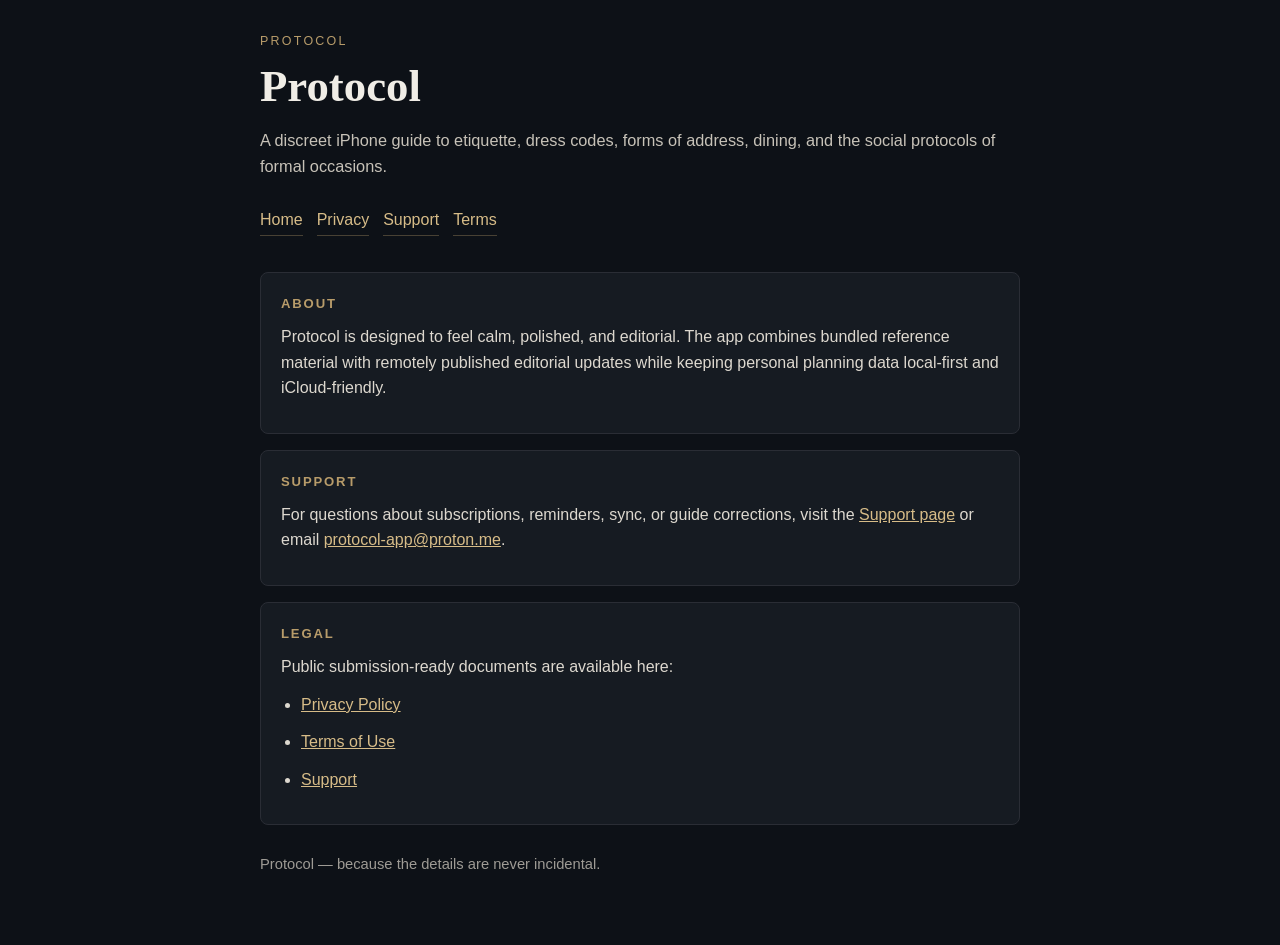
<file: index.html>
<!DOCTYPE html>
<html lang="en">
<head>
  <meta charset="utf-8">
  <meta name="viewport" content="width=device-width, initial-scale=1">
  <title>Protocol</title>
  <link rel="stylesheet" href="site.css">
</head>
<body>
  <main class="page">
    <p class="eyebrow">Protocol</p>
    <h1>Protocol</h1>
    <p class="intro">
      A discreet iPhone guide to etiquette, dress codes, forms of address, dining, and the social protocols of formal occasions.
    </p>

    <nav>
      <a href="index.html">Home</a>
      <a href="privacy.html">Privacy</a>
      <a href="support.html">Support</a>
      <a href="terms.html">Terms</a>
    </nav>

    <section>
      <h2>About</h2>
      <p>
        Protocol is designed to feel calm, polished, and editorial. The app combines bundled reference material with
        remotely published editorial updates while keeping personal planning data local-first and iCloud-friendly.
      </p>
    </section>

    <section>
      <h2>Support</h2>
      <p>
        For questions about subscriptions, reminders, sync, or guide corrections, visit the
        <a href="support.html">Support page</a> or email
        <a href="mailto:protocol-app@proton.me">protocol-app@proton.me</a>.
      </p>
    </section>

    <section>
      <h2>Legal</h2>
      <p>
        Public submission-ready documents are available here:
      </p>
      <ul>
        <li><a href="privacy.html">Privacy Policy</a></li>
        <li><a href="terms.html">Terms of Use</a></li>
        <li><a href="support.html">Support</a></li>
      </ul>
    </section>

    <p class="footer">Protocol — because the details are never incidental.</p>
  </main>
</body>
</html>
</file>
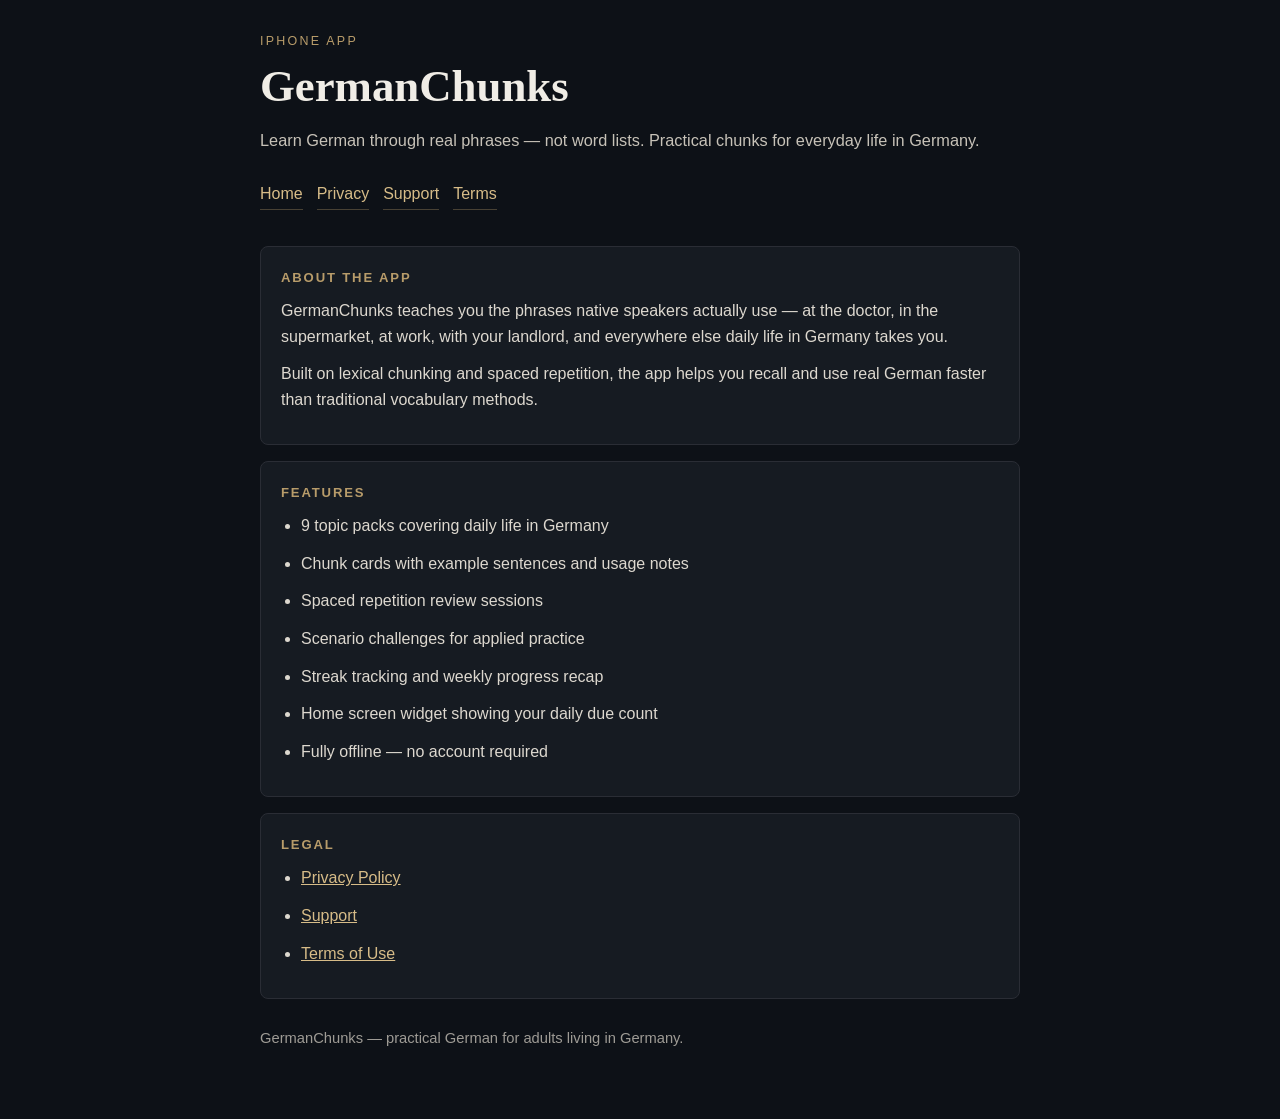
<file: german_chunk_contents/index.html>
<!DOCTYPE html>
<html lang="en">
<head>
  <meta charset="UTF-8" />
  <meta name="viewport" content="width=device-width, initial-scale=1.0" />
  <title>GermanChunks</title>
  <link rel="stylesheet" href="../site.css" />
</head>
<body>
  <div class="page">
    <p class="eyebrow">iPhone App</p>
    <h1>GermanChunks</h1>
    <p class="intro">Learn German through real phrases — not word lists. Practical chunks for everyday life in Germany.</p>

    <nav>
      <a href="index.html">Home</a>
      <a href="privacy.html">Privacy</a>
      <a href="support.html">Support</a>
      <a href="terms.html">Terms</a>
    </nav>

    <section>
      <h2>About the app</h2>
      <p>GermanChunks teaches you the phrases native speakers actually use — at the doctor, in the supermarket, at work, with your landlord, and everywhere else daily life in Germany takes you.</p>
      <p>Built on lexical chunking and spaced repetition, the app helps you recall and use real German faster than traditional vocabulary methods.</p>
    </section>

    <section>
      <h2>Features</h2>
      <ul>
        <li>9 topic packs covering daily life in Germany</li>
        <li>Chunk cards with example sentences and usage notes</li>
        <li>Spaced repetition review sessions</li>
        <li>Scenario challenges for applied practice</li>
        <li>Streak tracking and weekly progress recap</li>
        <li>Home screen widget showing your daily due count</li>
        <li>Fully offline — no account required</li>
      </ul>
    </section>

    <section>
      <h2>Legal</h2>
      <ul>
        <li><a href="privacy.html">Privacy Policy</a></li>
        <li><a href="support.html">Support</a></li>
        <li><a href="terms.html">Terms of Use</a></li>
      </ul>
    </section>

    <p class="footer">GermanChunks — practical German for adults living in Germany.</p>
  </div>
</body>
</html>
</file>
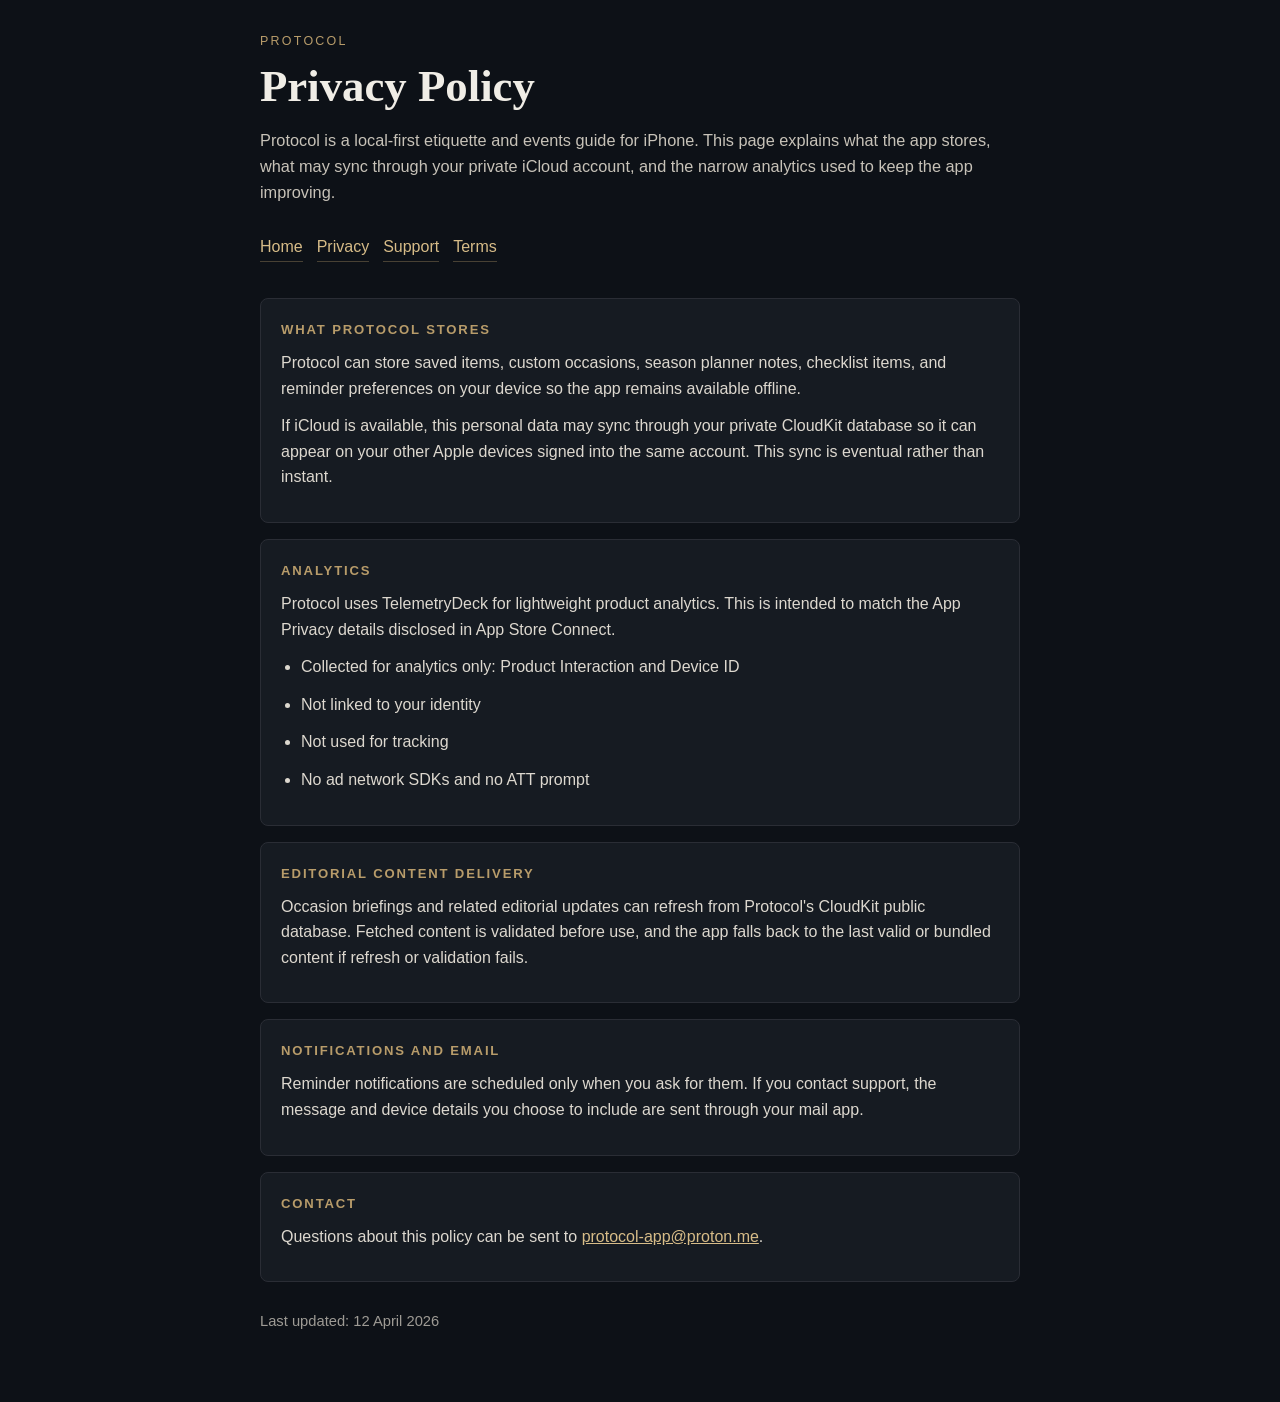
<file: privacy.html>
<!DOCTYPE html>
<html lang="en">
<head>
  <meta charset="utf-8">
  <meta name="viewport" content="width=device-width, initial-scale=1">
  <title>Protocol Privacy Policy</title>
  <link rel="stylesheet" href="site.css">
</head>
<body>
  <main class="page">
    <p class="eyebrow">Protocol</p>
    <h1>Privacy Policy</h1>
    <p class="intro">
      Protocol is a local-first etiquette and events guide for iPhone. This page explains what the app stores,
      what may sync through your private iCloud account, and the narrow analytics used to keep the app improving.
    </p>

    <nav>
      <a href="index.html">Home</a>
      <a href="privacy.html">Privacy</a>
      <a href="support.html">Support</a>
      <a href="terms.html">Terms</a>
    </nav>

    <section>
      <h2>What Protocol stores</h2>
      <p>
        Protocol can store saved items, custom occasions, season planner notes, checklist items, and reminder
        preferences on your device so the app remains available offline.
      </p>
      <p>
        If iCloud is available, this personal data may sync through your private CloudKit database so it can
        appear on your other Apple devices signed into the same account. This sync is eventual rather than instant.
      </p>
    </section>

    <section>
      <h2>Analytics</h2>
      <p>
        Protocol uses TelemetryDeck for lightweight product analytics. This is intended to match the App Privacy
        details disclosed in App Store Connect.
      </p>
      <ul>
        <li>Collected for analytics only: Product Interaction and Device ID</li>
        <li>Not linked to your identity</li>
        <li>Not used for tracking</li>
        <li>No ad network SDKs and no ATT prompt</li>
      </ul>
    </section>

    <section>
      <h2>Editorial content delivery</h2>
      <p>
        Occasion briefings and related editorial updates can refresh from Protocol's CloudKit public database.
        Fetched content is validated before use, and the app falls back to the last valid or bundled content if
        refresh or validation fails.
      </p>
    </section>

    <section>
      <h2>Notifications and email</h2>
      <p>
        Reminder notifications are scheduled only when you ask for them. If you contact support, the message and
        device details you choose to include are sent through your mail app.
      </p>
    </section>

    <section>
      <h2>Contact</h2>
      <p>
        Questions about this policy can be sent to
        <a href="mailto:protocol-app@proton.me">protocol-app@proton.me</a>.
      </p>
    </section>

    <p class="footer">Last updated: 12 April 2026</p>
  </main>
</body>
</html>
</file>
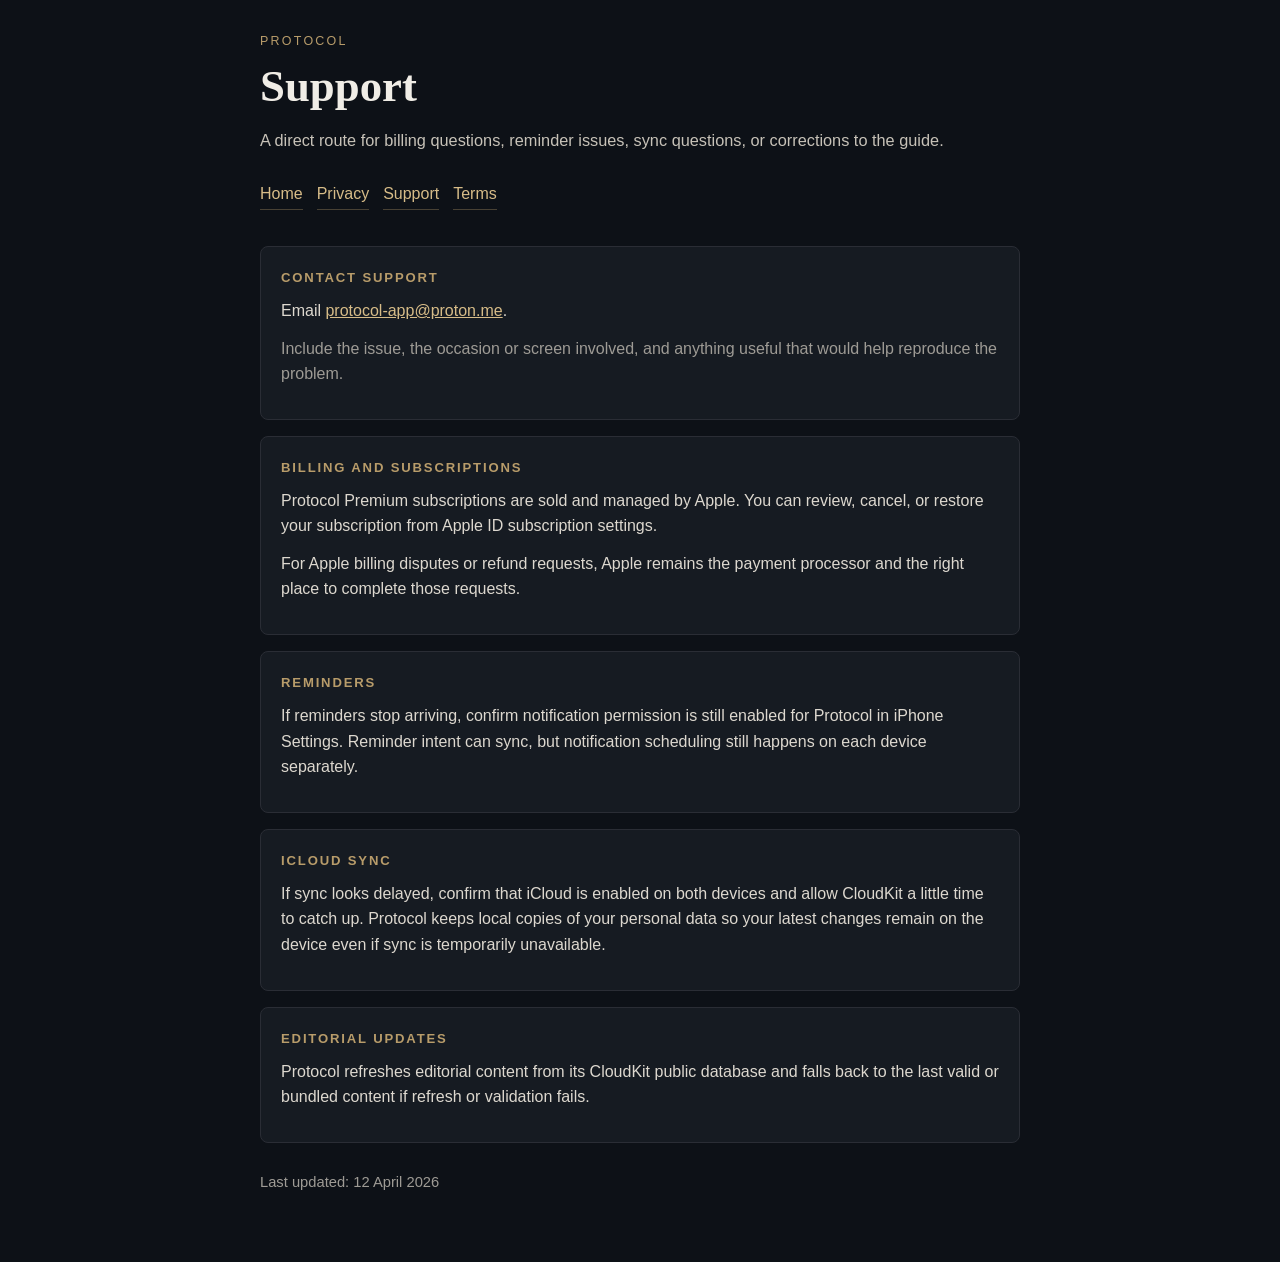
<file: support.html>
<!DOCTYPE html>
<html lang="en">
<head>
  <meta charset="utf-8">
  <meta name="viewport" content="width=device-width, initial-scale=1">
  <title>Protocol Support</title>
  <link rel="stylesheet" href="site.css">
</head>
<body>
  <main class="page">
    <p class="eyebrow">Protocol</p>
    <h1>Support</h1>
    <p class="intro">
      A direct route for billing questions, reminder issues, sync questions, or corrections to the guide.
    </p>

    <nav>
      <a href="index.html">Home</a>
      <a href="privacy.html">Privacy</a>
      <a href="support.html">Support</a>
      <a href="terms.html">Terms</a>
    </nav>

    <section>
      <h2>Contact support</h2>
      <p>
        Email <a href="mailto:protocol-app@proton.me">protocol-app@proton.me</a>.
      </p>
      <p class="muted">
        Include the issue, the occasion or screen involved, and anything useful that would help reproduce the problem.
      </p>
    </section>

    <section>
      <h2>Billing and subscriptions</h2>
      <p>
        Protocol Premium subscriptions are sold and managed by Apple. You can review, cancel, or restore your
        subscription from Apple ID subscription settings.
      </p>
      <p>
        For Apple billing disputes or refund requests, Apple remains the payment processor and the right place to
        complete those requests.
      </p>
    </section>

    <section>
      <h2>Reminders</h2>
      <p>
        If reminders stop arriving, confirm notification permission is still enabled for Protocol in iPhone Settings.
        Reminder intent can sync, but notification scheduling still happens on each device separately.
      </p>
    </section>

    <section>
      <h2>iCloud sync</h2>
      <p>
        If sync looks delayed, confirm that iCloud is enabled on both devices and allow CloudKit a little time to
        catch up. Protocol keeps local copies of your personal data so your latest changes remain on the device even
        if sync is temporarily unavailable.
      </p>
    </section>

    <section>
      <h2>Editorial updates</h2>
      <p>
        Protocol refreshes editorial content from its CloudKit public database and falls back to the last valid
        or bundled content if refresh or validation fails.
      </p>
    </section>

    <p class="footer">Last updated: 12 April 2026</p>
  </main>
</body>
</html>
</file>
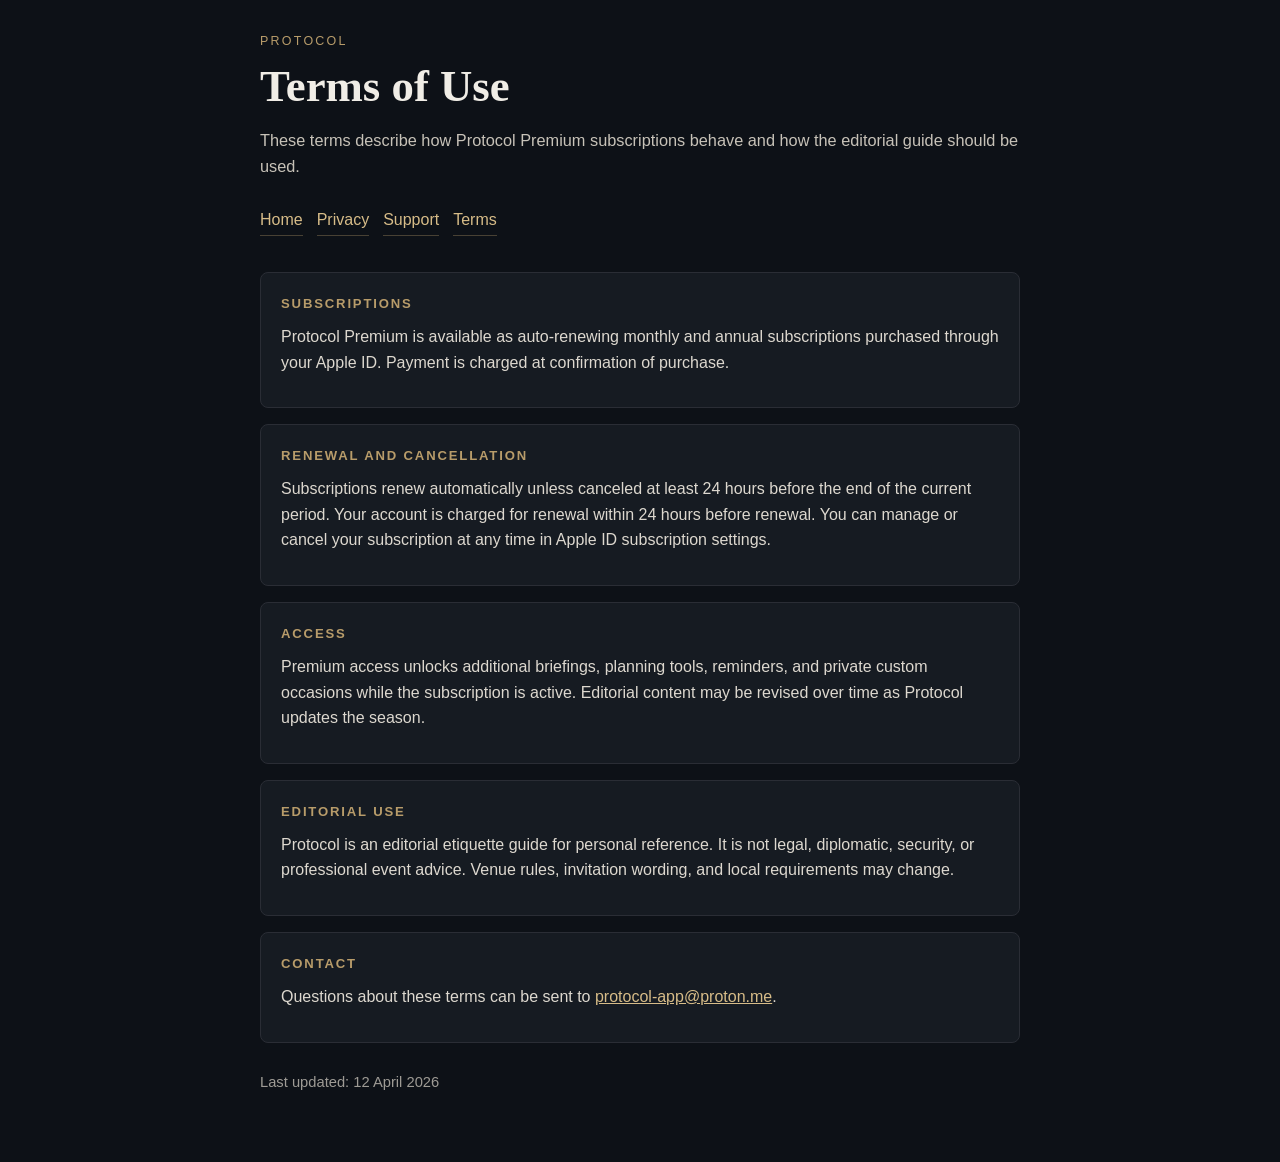
<file: terms.html>
<!DOCTYPE html>
<html lang="en">
<head>
  <meta charset="utf-8">
  <meta name="viewport" content="width=device-width, initial-scale=1">
  <title>Protocol Terms of Use</title>
  <link rel="stylesheet" href="site.css">
</head>
<body>
  <main class="page">
    <p class="eyebrow">Protocol</p>
    <h1>Terms of Use</h1>
    <p class="intro">
      These terms describe how Protocol Premium subscriptions behave and how the editorial guide should be used.
    </p>

    <nav>
      <a href="index.html">Home</a>
      <a href="privacy.html">Privacy</a>
      <a href="support.html">Support</a>
      <a href="terms.html">Terms</a>
    </nav>

    <section>
      <h2>Subscriptions</h2>
      <p>
        Protocol Premium is available as auto-renewing monthly and annual subscriptions purchased through your Apple ID.
        Payment is charged at confirmation of purchase.
      </p>
    </section>

    <section>
      <h2>Renewal and cancellation</h2>
      <p>
        Subscriptions renew automatically unless canceled at least 24 hours before the end of the current period.
        Your account is charged for renewal within 24 hours before renewal. You can manage or cancel your subscription
        at any time in Apple ID subscription settings.
      </p>
    </section>

    <section>
      <h2>Access</h2>
      <p>
        Premium access unlocks additional briefings, planning tools, reminders, and private custom occasions while
        the subscription is active. Editorial content may be revised over time as Protocol updates the season.
      </p>
    </section>

    <section>
      <h2>Editorial use</h2>
      <p>
        Protocol is an editorial etiquette guide for personal reference. It is not legal, diplomatic, security,
        or professional event advice. Venue rules, invitation wording, and local requirements may change.
      </p>
    </section>

    <section>
      <h2>Contact</h2>
      <p>
        Questions about these terms can be sent to
        <a href="mailto:protocol-app@proton.me">protocol-app@proton.me</a>.
      </p>
    </section>

    <p class="footer">Last updated: 12 April 2026</p>
  </main>
</body>
</html>
</file>
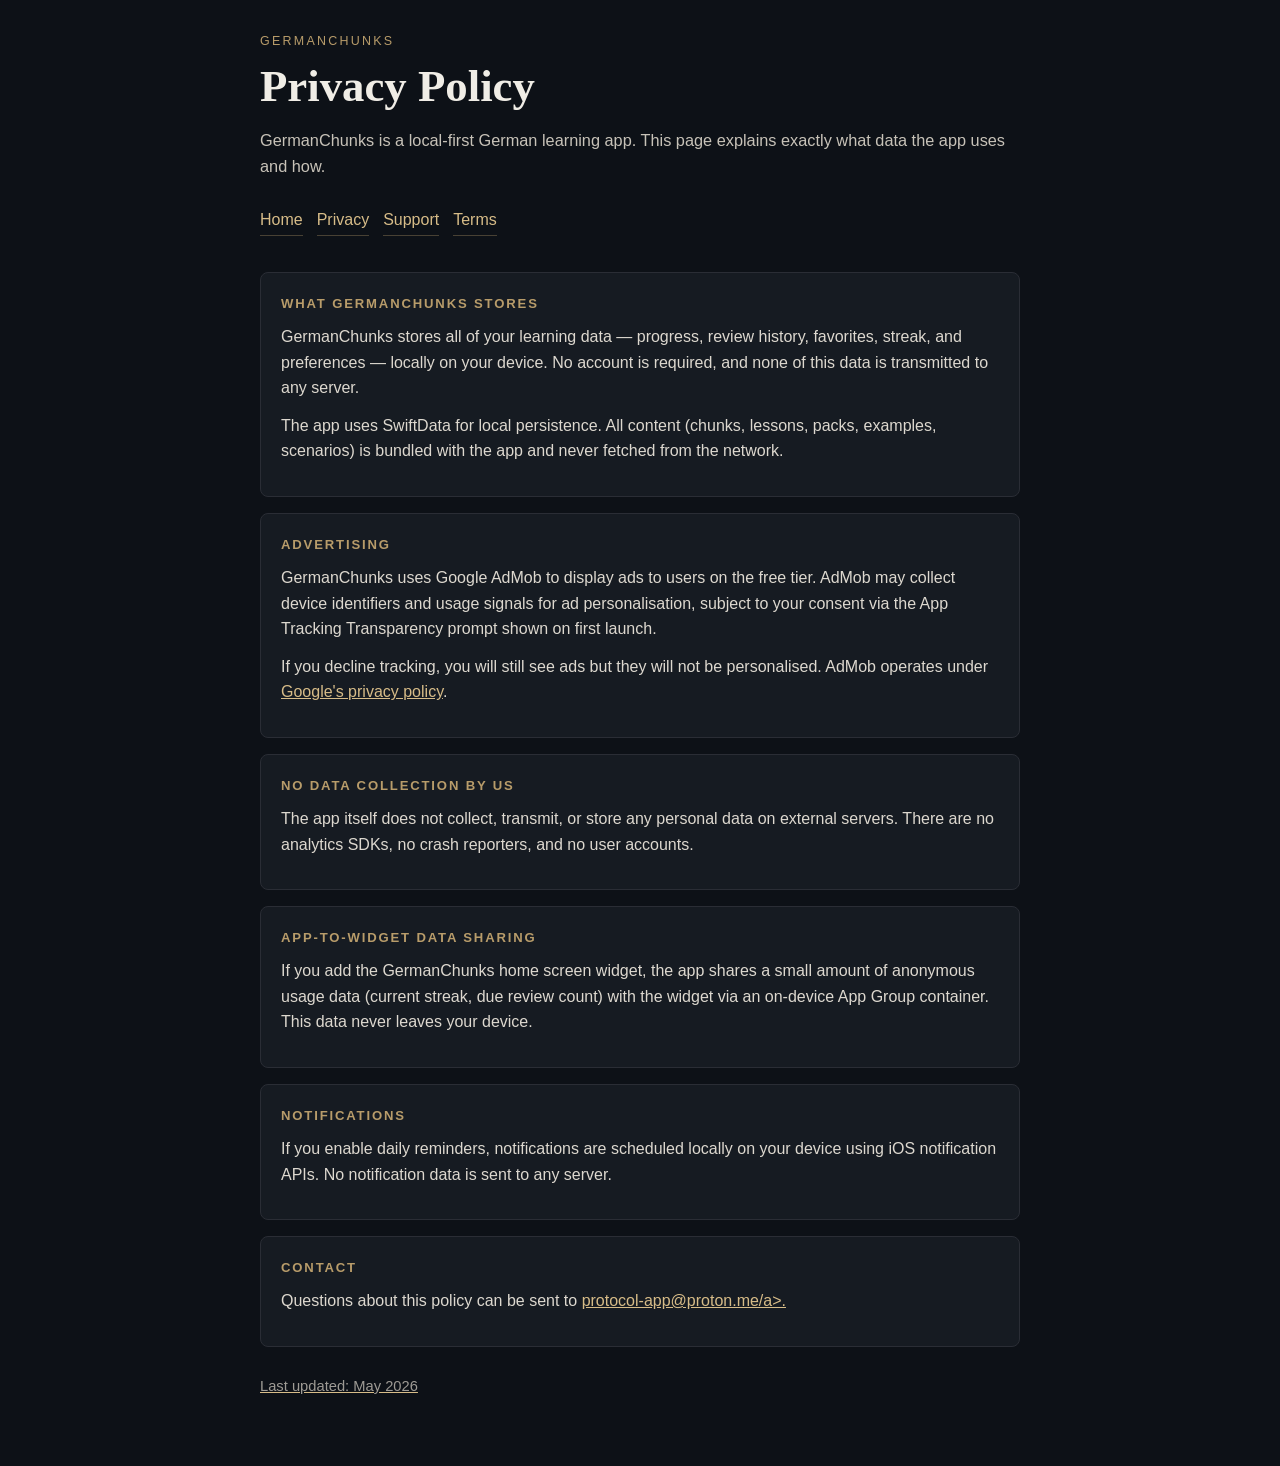
<file: german_chunk_contents/privacy.html>
<!DOCTYPE html>
<html lang="en">
<head>
  <meta charset="UTF-8" />
  <meta name="viewport" content="width=device-width, initial-scale=1.0" />
  <title>Privacy Policy — GermanChunks</title>
  <link rel="stylesheet" href="../site.css" />
</head>
<body>
  <div class="page">
    <p class="eyebrow">GermanChunks</p>
    <h1>Privacy Policy</h1>
    <p class="intro">GermanChunks is a local-first German learning app. This page explains exactly what data the app uses and how.</p>

    <nav>
      <a href="index.html">Home</a>
      <a href="privacy.html">Privacy</a>
      <a href="support.html">Support</a>
      <a href="terms.html">Terms</a>
    </nav>

    <section>
      <h2>What GermanChunks stores</h2>
      <p>GermanChunks stores all of your learning data — progress, review history, favorites, streak, and preferences — locally on your device. No account is required, and none of this data is transmitted to any server.</p>
      <p>The app uses SwiftData for local persistence. All content (chunks, lessons, packs, examples, scenarios) is bundled with the app and never fetched from the network.</p>
    </section>

    <section>
      <h2>Advertising</h2>
      <p>GermanChunks uses Google AdMob to display ads to users on the free tier. AdMob may collect device identifiers and usage signals for ad personalisation, subject to your consent via the App Tracking Transparency prompt shown on first launch.</p>
      <p>If you decline tracking, you will still see ads but they will not be personalised. AdMob operates under <a href="https://policies.google.com/privacy" target="_blank">Google's privacy policy</a>.</p>
    </section>

    <section>
      <h2>No data collection by us</h2>
      <p>The app itself does not collect, transmit, or store any personal data on external servers. There are no analytics SDKs, no crash reporters, and no user accounts.</p>
    </section>

    <section>
      <h2>App-to-widget data sharing</h2>
      <p>If you add the GermanChunks home screen widget, the app shares a small amount of anonymous usage data (current streak, due review count) with the widget via an on-device App Group container. This data never leaves your device.</p>
    </section>

    <section>
      <h2>Notifications</h2>
      <p>If you enable daily reminders, notifications are scheduled locally on your device using iOS notification APIs. No notification data is sent to any server.</p>
    </section>

    <section>
      <h2>Contact</h2>
      <p>Questions about this policy can be sent to <a href="mailto:protocol-app@proton.me">protocol-app@proton.me/a>.</p>
    </section>

    <p class="footer">Last updated: May 2026</p>
  </div>
</body>
</html>
</file>
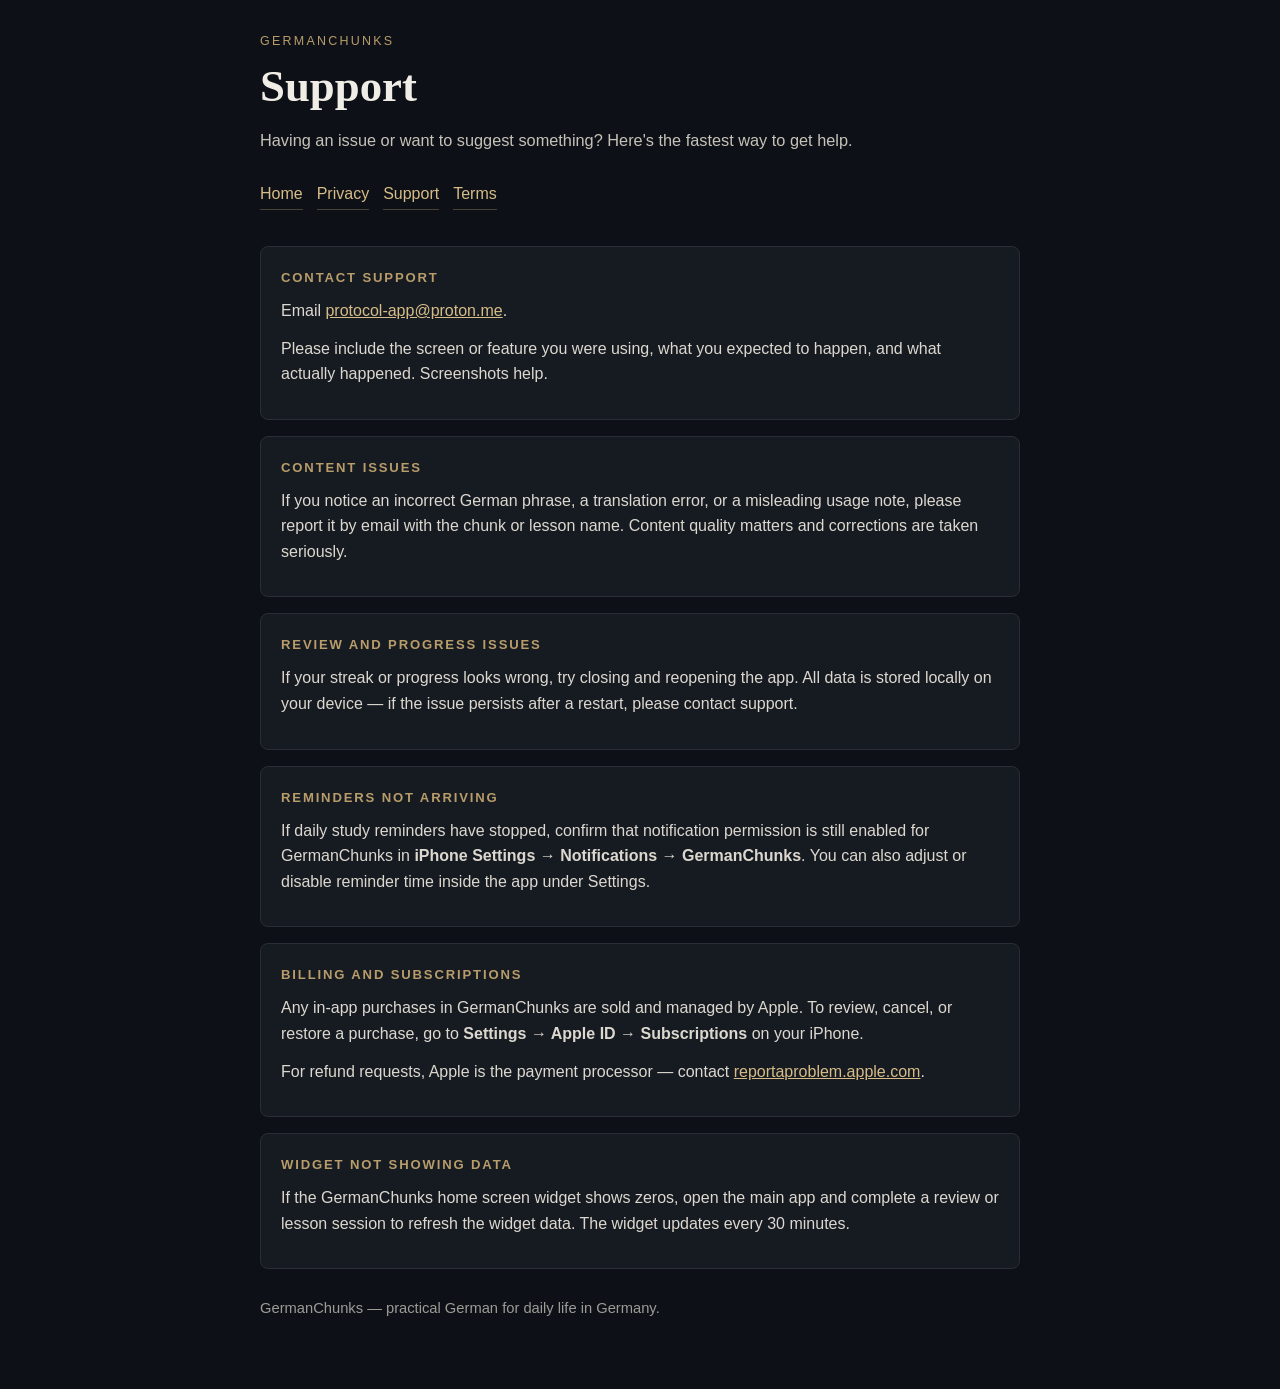
<file: german_chunk_contents/support.html>
<!DOCTYPE html>
<html lang="en">
<head>
  <meta charset="UTF-8" />
  <meta name="viewport" content="width=device-width, initial-scale=1.0" />
  <title>Support — GermanChunks</title>
  <link rel="stylesheet" href="../site.css" />
</head>
<body>
  <div class="page">
    <p class="eyebrow">GermanChunks</p>
    <h1>Support</h1>
    <p class="intro">Having an issue or want to suggest something? Here's the fastest way to get help.</p>

    <nav>
      <a href="index.html">Home</a>
      <a href="privacy.html">Privacy</a>
      <a href="support.html">Support</a>
      <a href="terms.html">Terms</a>
    </nav>

    <section>
      <h2>Contact support</h2>
      <p>Email <a href="mailto:protocol-app@proton.me">protocol-app@proton.me</a>.</p>
      <p>Please include the screen or feature you were using, what you expected to happen, and what actually happened. Screenshots help.</p>
    </section>

    <section>
      <h2>Content issues</h2>
      <p>If you notice an incorrect German phrase, a translation error, or a misleading usage note, please report it by email with the chunk or lesson name. Content quality matters and corrections are taken seriously.</p>
    </section>

    <section>
      <h2>Review and progress issues</h2>
      <p>If your streak or progress looks wrong, try closing and reopening the app. All data is stored locally on your device — if the issue persists after a restart, please contact support.</p>
    </section>

    <section>
      <h2>Reminders not arriving</h2>
      <p>If daily study reminders have stopped, confirm that notification permission is still enabled for GermanChunks in <strong>iPhone Settings → Notifications → GermanChunks</strong>. You can also adjust or disable reminder time inside the app under Settings.</p>
    </section>

    <section>
      <h2>Billing and subscriptions</h2>
      <p>Any in-app purchases in GermanChunks are sold and managed by Apple. To review, cancel, or restore a purchase, go to <strong>Settings → Apple ID → Subscriptions</strong> on your iPhone.</p>
      <p>For refund requests, Apple is the payment processor — contact <a href="https://reportaproblem.apple.com" target="_blank">reportaproblem.apple.com</a>.</p>
    </section>

    <section>
      <h2>Widget not showing data</h2>
      <p>If the GermanChunks home screen widget shows zeros, open the main app and complete a review or lesson session to refresh the widget data. The widget updates every 30 minutes.</p>
    </section>

    <p class="footer">GermanChunks — practical German for daily life in Germany.</p>
  </div>
</body>
</html>
</file>
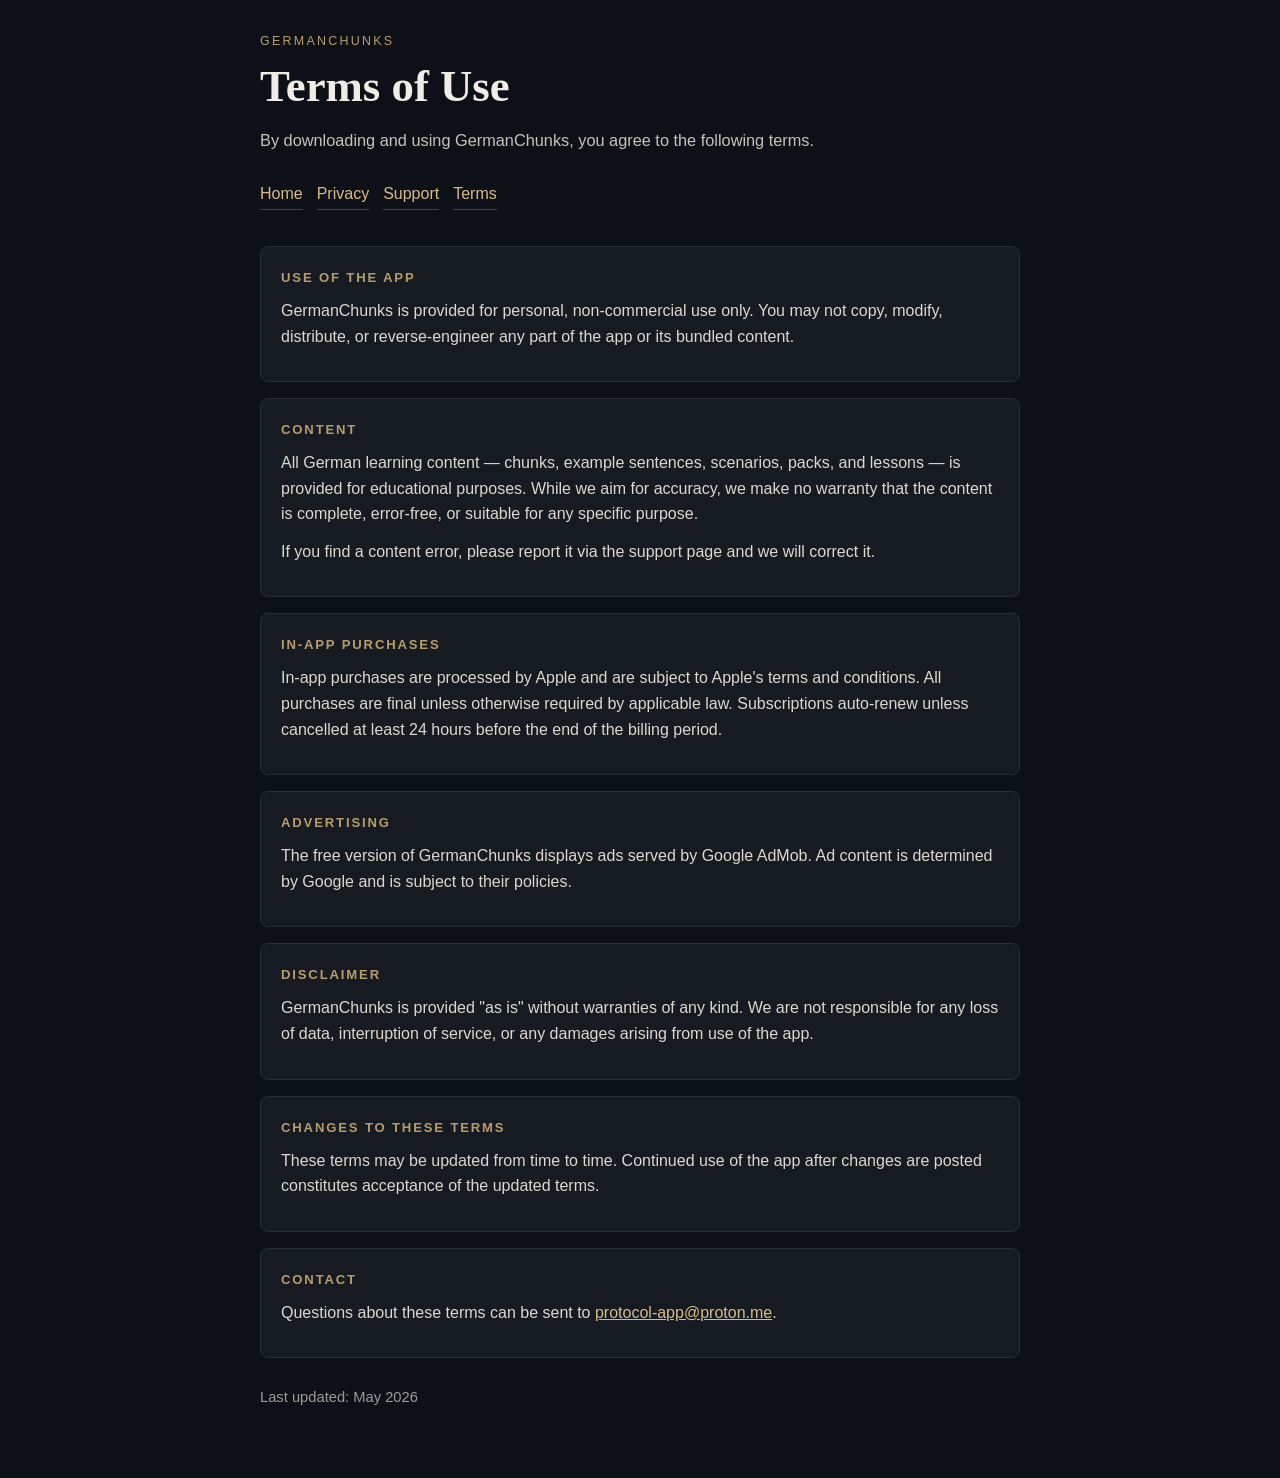
<file: german_chunk_contents/terms.html>
<!DOCTYPE html>
<html lang="en">
<head>
  <meta charset="UTF-8" />
  <meta name="viewport" content="width=device-width, initial-scale=1.0" />
  <title>Terms of Use — GermanChunks</title>
  <link rel="stylesheet" href="../site.css" />
</head>
<body>
  <div class="page">
    <p class="eyebrow">GermanChunks</p>
    <h1>Terms of Use</h1>
    <p class="intro">By downloading and using GermanChunks, you agree to the following terms.</p>

    <nav>
      <a href="index.html">Home</a>
      <a href="privacy.html">Privacy</a>
      <a href="support.html">Support</a>
      <a href="terms.html">Terms</a>
    </nav>

    <section>
      <h2>Use of the app</h2>
      <p>GermanChunks is provided for personal, non-commercial use only. You may not copy, modify, distribute, or reverse-engineer any part of the app or its bundled content.</p>
    </section>

    <section>
      <h2>Content</h2>
      <p>All German learning content — chunks, example sentences, scenarios, packs, and lessons — is provided for educational purposes. While we aim for accuracy, we make no warranty that the content is complete, error-free, or suitable for any specific purpose.</p>
      <p>If you find a content error, please report it via the support page and we will correct it.</p>
    </section>

    <section>
      <h2>In-app purchases</h2>
      <p>In-app purchases are processed by Apple and are subject to Apple's terms and conditions. All purchases are final unless otherwise required by applicable law. Subscriptions auto-renew unless cancelled at least 24 hours before the end of the billing period.</p>
    </section>

    <section>
      <h2>Advertising</h2>
      <p>The free version of GermanChunks displays ads served by Google AdMob. Ad content is determined by Google and is subject to their policies.</p>
    </section>

    <section>
      <h2>Disclaimer</h2>
      <p>GermanChunks is provided "as is" without warranties of any kind. We are not responsible for any loss of data, interruption of service, or any damages arising from use of the app.</p>
    </section>

    <section>
      <h2>Changes to these terms</h2>
      <p>These terms may be updated from time to time. Continued use of the app after changes are posted constitutes acceptance of the updated terms.</p>
    </section>

    <section>
      <h2>Contact</h2>
      <p>Questions about these terms can be sent to <a href="mailto:protocol-app@proton.me">protocol-app@proton.me</a>.</p>
    </section>

    <p class="footer">Last updated: May 2026</p>
  </div>
</body>
</html>
</file>
<file: site.css>
html {
  color-scheme: light dark;
}

body {
  margin: 0;
  font-family: -apple-system, BlinkMacSystemFont, "SF Pro Text", "Helvetica Neue", sans-serif;
  background: #0d1117;
  color: #f0ede6;
  line-height: 1.6;
}

a {
  color: #d7bc88;
}

.page {
  max-width: 760px;
  margin: 0 auto;
  padding: 32px 20px 56px;
}

.eyebrow {
  margin: 0 0 10px;
  letter-spacing: 0.18em;
  text-transform: uppercase;
  font-size: 0.78rem;
  color: #b89c6a;
}

h1 {
  margin: 0;
  font-family: Georgia, "Times New Roman", serif;
  font-size: clamp(2rem, 4vw, 2.8rem);
  line-height: 1.1;
}

.intro {
  margin: 16px 0 28px;
  color: #c7c2b8;
  font-size: 1.02rem;
}

nav {
  margin: 28px 0 36px;
  display: flex;
  flex-wrap: wrap;
  gap: 14px;
}

nav a {
  text-decoration: none;
  border-bottom: 1px solid rgba(184, 156, 106, 0.35);
  padding-bottom: 2px;
}

section,
.card {
  background: #161b22;
  border: 1px solid #2a2d35;
  border-radius: 8px;
  padding: 20px;
  margin-bottom: 16px;
}

h2 {
  margin: 0 0 10px;
  font-size: 0.82rem;
  letter-spacing: 0.14em;
  text-transform: uppercase;
  color: #b89c6a;
}

p,
li {
  margin: 0 0 12px;
  color: #ddd8cf;
}

ul {
  margin: 0;
  padding-left: 20px;
}

.muted {
  color: #9e9b95;
}

.footer {
  margin-top: 28px;
  font-size: 0.92rem;
  color: #9e9b95;
}

@media (max-width: 640px) {
  .page {
    padding-top: 24px;
  }
}
</file>
